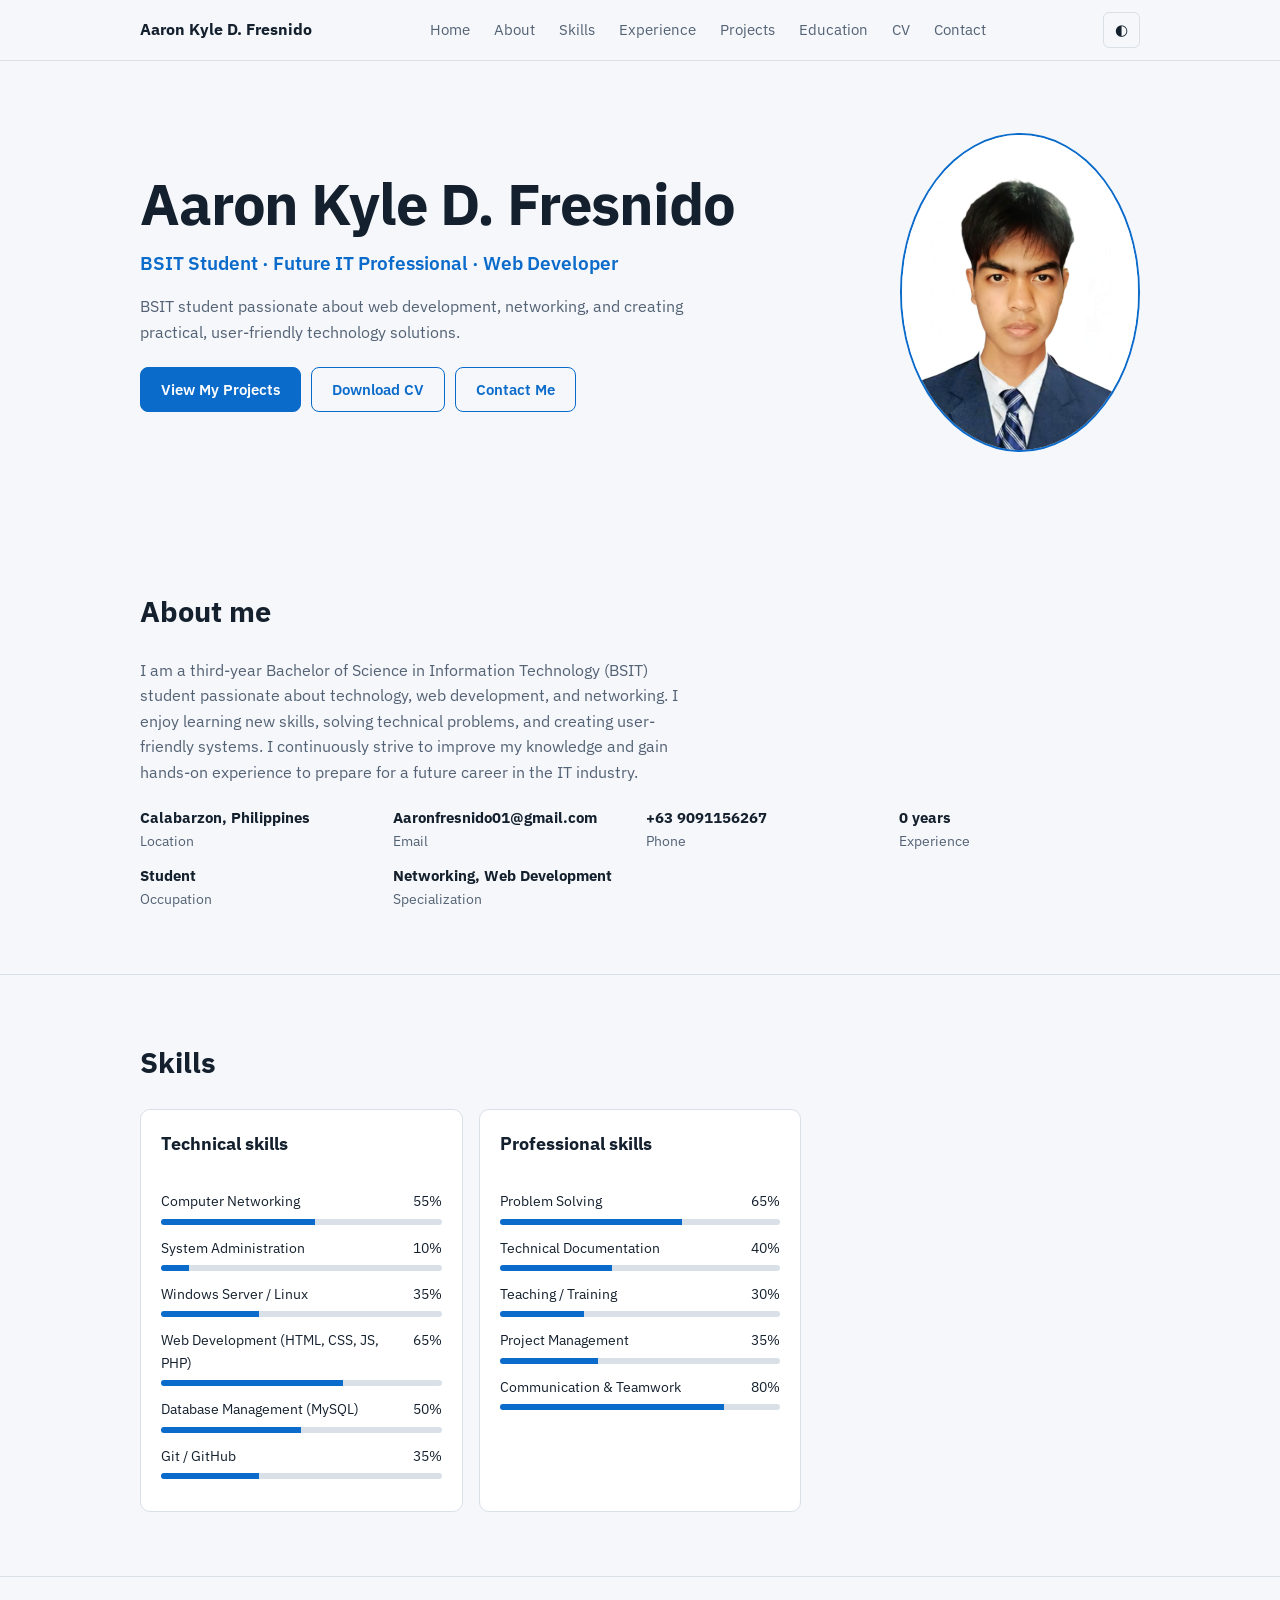
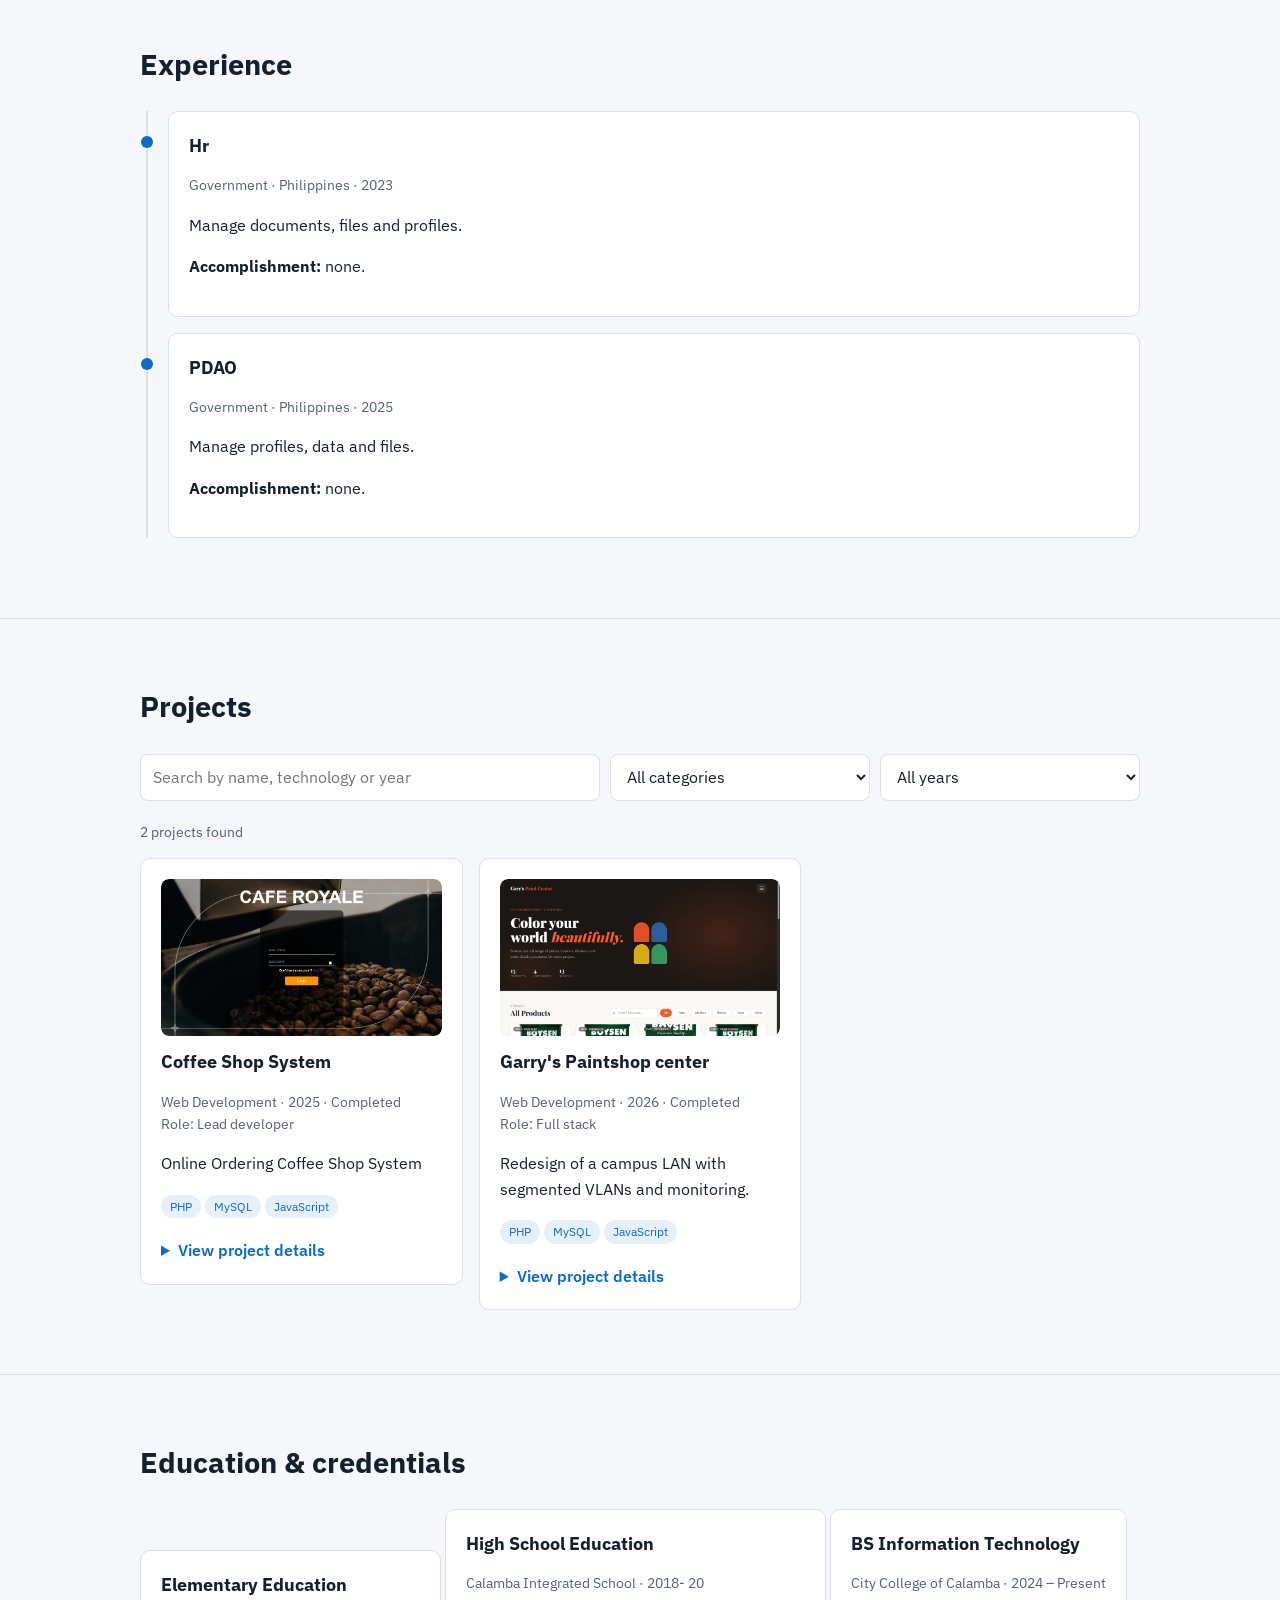
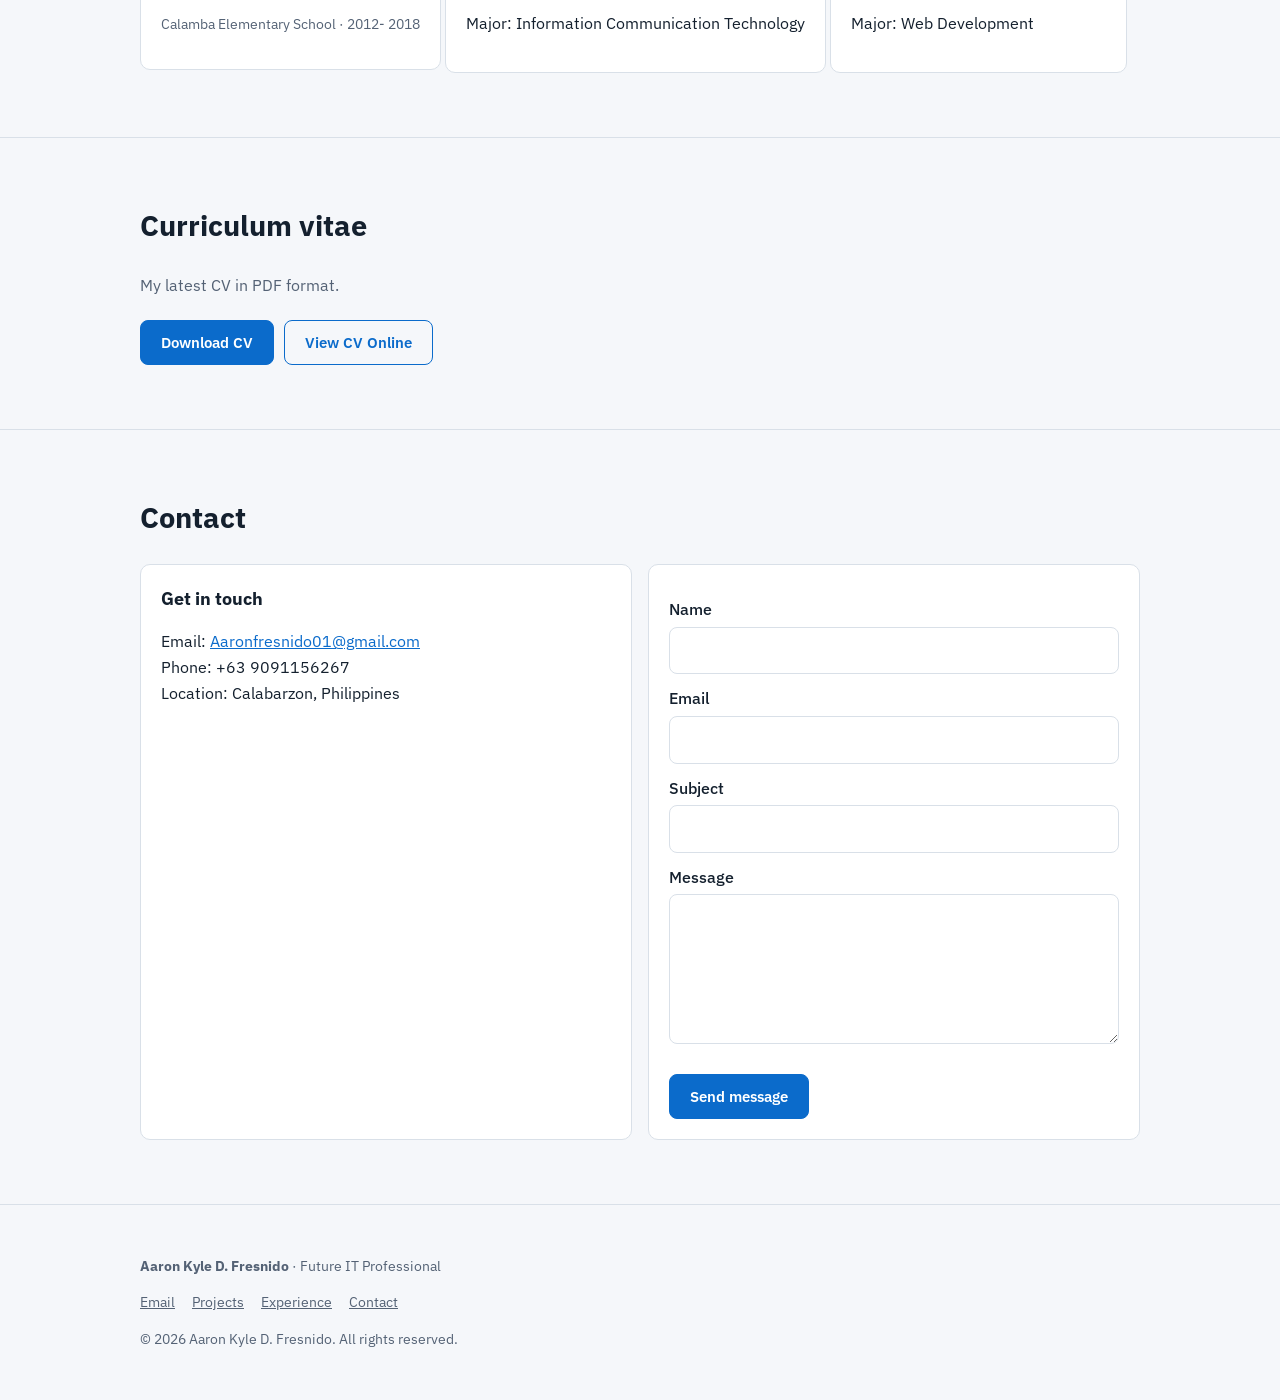
<file: index.html>
<!DOCTYPE html>
<html lang="en">

<head>
  <meta charset="utf-8">
  <meta name="viewport" content="width=device-width, initial-scale=1, viewport-fit=cover">
  <title>My Portfolio | Aaron Kyle D. Fresnido</title>
  <meta name="description" content="Portfolio of Aaron Kyle D. Fresnido.">
  <link rel="icon"
    href="data:image/svg+xml,<svg xmlns=%22http://www.w3.org/2000/svg%22 viewBox=%220 0 100 100%22><text y=%22.9em%22 font-size=%2290%22>💻</text></svg>">
  <link href="https://fonts.googleapis.com/css2?family=IBM+Plex+Sans:wght@400;500;600;700&display=swap"
    rel="stylesheet">
  <link rel="stylesheet" href="style.css">
</head>

<body>

  <header>
    <div class="wrap">
      <nav aria-label="Main">
        <a class="logo" href="#home">Aaron Kyle D. Fresnido</a>
        <ul id="menu">
          <li><a href="#home">Home</a></li>
          <li><a href="#about">About</a></li>
          <li><a href="#skills">Skills</a></li>
          <li><a href="#experience">Experience</a></li>
          <li><a href="#projects">Projects</a></li>
          <li><a href="#education">Education</a></li>
          <li><a href="#cv">CV</a></li>
          <li><a href="#contact">Contact</a></li>
        </ul>
        <span>
          <button class="ic" id="theme" aria-label="Toggle dark mode">◐</button>
          <button class="ic" id="burger" aria-label="Open menu">☰</button>
        </span>
      </nav>
    </div>
  </header>

  <main>

    <!-- HOME -->
    <div class="wrap" id="home">
      <div class="hero">
        <div>
          <h1>Aaron Kyle D. Fresnido</h1>
          <p class="title">BSIT Student · Future IT Professional · Web Developer</p>
          <p class="lead">BSIT student passionate about web development, networking, and creating practical,
            user-friendly technology solutions.</p>
          <div class="btns">
            <a class="btn" href="#projects">View My Projects</a>
            <a class="btn alt" href="#cv">Download CV</a>
            <a class="btn alt" href="#contact">Contact Me</a>
          </div>
        </div>
        <div class="avatar"><img src="Images/profile.jpg" alt="Profile photo" style="height: 100%; width: 100%; position: relative; border-radius: 50%; object-fit: cover;"></div>
      </div>
    </div>

    <!-- ABOUT -->
    <section id="about">
      <div class="wrap">
        <h2>About me</h2>
        <p class="lead">I am a third-year Bachelor of Science in Information Technology (BSIT) student passionate about
          technology, web development, and networking. I enjoy learning new skills, solving technical problems, and
          creating user-friendly systems. I continuously strive to improve my knowledge and gain hands-on experience to
          prepare for a future career in the IT industry.</p>
        <div class="facts">
          <div><b>Calabarzon, Philippines</b>Location</div>
          <div><b>Aaronfresnido01@gmail.com</b>Email</div>
          <div><b>+63 9091156267</b>Phone</div>
          <div><b>0 years</b>Experience</div>
          <div><b>Student</b>Occupation</div>
          <div><b>Networking, Web Development</b>Specialization</div>
        </div>
      </div>
    </section>

    <!-- SKILLS -->
    <section id="skills">
      <div class="wrap">
        <h2>Skills</h2>
        <div class="grid">

          <div class="card">
            <h3>Technical skills</h3><br>
            <div class="sk"><span>Computer Networking</span><span>55%</span></div>
            <div class="bar"><i style="width:55%"></i></div>
            <div class="sk"><span>System Administration</span><span>10%</span></div>
            <div class="bar"><i style="width:10%"></i></div>
            <div class="sk"><span>Windows Server / Linux</span><span>35%</span></div>
            <div class="bar"><i style="width:35%"></i></div>
            <div class="sk"><span>Web Development (HTML, CSS, JS, PHP)</span><span>65%</span></div>
            <div class="bar"><i style="width:65%"></i></div>
            <div class="sk"><span>Database Management (MySQL)</span><span>50%</span></div>
            <div class="bar"><i style="width:50%"></i></div>
            <div class="sk"><span>Git / GitHub</span><span>35%</span></div>
            <div class="bar"><i style="width:35%"></i></div>
          </div>

          <div class="card">
            <h3>Professional skills</h3><br>
            <div class="sk"><span>Problem Solving</span><span>65%</span></div>
            <div class="bar"><i style="width:65%"></i></div>
            <div class="sk"><span>Technical Documentation</span><span>40%</span></div>
            <div class="bar"><i style="width:40%"></i></div>
            <div class="sk"><span>Teaching / Training</span><span>30%</span></div>
            <div class="bar"><i style="width:30%"></i></div>
            <div class="sk"><span>Project Management</span><span>35%</span></div>
            <div class="bar"><i style="width:35%"></i></div>
            <div class="sk"><span>Communication &amp; Teamwork</span><span>80%</span></div>
            <div class="bar"><i style="width:80%"></i></div>
          </div>

        </div>
      </div>
    </section>

    <!-- EXPERIENCE -->
    <section id="experience">
      <div class="wrap">
        <h2>Experience</h2>
        <div class="tl">
          <div class="card">
            <h3>Hr</h3>
            <p class="meta">Government · Philippines · 2023</p>
            <p>Manage documents, files and profiles.</p>
            <p><b>Accomplishment:</b> none.</p>
          </div>
          <div class="card">
            <h3>PDAO</h3>
            <p class="meta">Government · Philippines · 2025</p>
            <p>Manage profiles, data and files.</p>
            <p><b>Accomplishment:</b> none.</p>
          </div>
        </div>
      </div>
    </section>

    <!-- PROJECTS -->
    <section id="projects">
      <div class="wrap">
        <h2>Projects</h2>

        <div class="filters" role="search">
          <input id="q" type="search" placeholder="Search by name, technology or year" aria-label="Search projects">
          <select id="cat" aria-label="Category">
            <option value="">All categories</option>
            <option>Web Development</option>
            <option>Mobile Application</option>
            <option>Information System</option>
            <option>Networking</option>
            <option>Research</option>
            <option>Database</option>
            <option>Graphic Design</option>
            <option>Automation</option>
          </select>
          <select id="yr" aria-label="Year">
            <option value="">All years</option>
            <option>2026</option>
            <option>2025</option>
          </select>
        </div>
        <p class="meta" id="count" aria-live="polite"></p>

        <div class="grid projects-grid">

          <!-- Project 1 -->
          <article class="card project" data-category="Web Development" data-year="2025">
            <div class="shot">
              <img src="Images/Coffeeshop.png" alt="Coffee Shop System screenshot" loading="lazy">
            </div>
            <h3>Coffee Shop System</h3>
            <p class="meta">Web Development · 2025 · Completed<br>Role: Lead developer</p>
            <p>Online Ordering Coffee Shop System</p>
            <p><span class="tag">PHP</span><span class="tag">MySQL</span><span class="tag">JavaScript</span></p>
            <details>
              <summary>View project details</summary>
              <h4>Problem</h4>
              <p>Paper enrollment caused long queues and lost records.</p>
              <h4>Solution</h4>
              <p>A role-based web system with online ordering.</p>
              <h4>Features</h4>
              <ul>
                <li>Online registration</li>
                <li>Role-based access</li>
                <li>Online ordering</li>
              </ul>
            </details>
          </article>

          <!-- Project 2 -->
          <article class="card project" data-category="Web Development" data-year="2026">
            <div class="shot">
              <img src="Images/Paintshop.png" alt="Garry's Paintshop center screenshot" loading="lazy">
            </div>
            <h3>Garry's Paintshop center</h3>
            <p class="meta">Web Development · 2026 · Completed<br>Role: Full stack</p>
            <p>Redesign of a campus LAN with segmented VLANs and monitoring.</p>
            <p><span class="tag">PHP</span><span class="tag">MySQL</span><span class="tag">JavaScript</span></p>
            <details>
              <summary>View project details</summary>
              <h4>Problem</h4>
              <p>A paper-based ordering and inventory caused long queues and inaccurate records.</p>
              <h4>Solution</h4>
              <p>Created a web-based system with online ordering and inventory management.</p>
              <h4>Features</h4>
              <ul>
                <li>Inventory Management</li>
                <li>Uptime monitoring</li>
                <li>Sales management</li>
              </ul>
            </details>
          </article>

        </div>
        <p class="meta" id="empty" hidden>No matches. Try a different keyword or clear the filters.</p>
      </div>
    </section>

    <!-- EDUCATION -->
    <section id="education">
      <div class="wrap">
        <h2>Education &amp; credentials</h2>

        <div class="grid-1">
          <div class="card">
            <h3>Elementary Education</h3>
            <p class="meta">Calamba Elementary School · 2012- 2018</p>
          </div>
        </div>
        
        <div class="grid-1">
          <div class="card">
            <h3>High School Education</h3>
            <p class="meta">Calamba Integrated School · 2018- 20</p>
            <p>Major: Information Communication Technology</p>
          </div>

        </div>
        <div class="grid-1">
          <div class="card">
            <h3>BS Information Technology</h3>
            <p class="meta">City College of Calamba · 2024 – Present</p>
            <p>Major: Web Development</p>
          </div>
        </div>
      </div>
    </section>

    <!-- CV -->
    <section id="cv">
      <div class="wrap">
        <h2>Curriculum vitae</h2>
        <p class="lead">My latest CV in PDF format.</p>
        <div class="btns">
          <!-- When your PDF is ready, replace "#cv" with its path, e.g. cv/Aaron-CV.pdf, and remove aria-disabled -->
          <a class="btn" href="cv/Aaron Kyle D. Fresnido - CV.pdf" aria-disabled="false" download>Download CV</a>
          <a class="btn alt" href="cv/Aaron Kyle D. Fresnido - CV.pdf" aria-disabled="false" target="_blank"
            rel="noopener">View CV Online</a>
        </div>
      </div>
    </section>

    <!-- CONTACT -->
    <section id="contact">
      <div class="wrap">
        <h2>Contact</h2>
        <div class="grid" style="grid-template-columns:repeat(auto-fit,minmax(280px,1fr))">

          <div class="card">
            <h3>Get in touch</h3>
            <p>
              Email: <a href="mailto:Aaronfresnido01@gmail.com">Aaronfresnido01@gmail.com</a><br>
              Phone: +63 9091156267<br>
              Location: Calabarzon, Philippines
            </p>
          </div>

          <!-- Opens the visitor's email app with the message filled in. No JavaScript needed. -->
          <form class="card" action="mailto:Aaronfresnido01@gmail.com" method="post" enctype="text/plain">
            <label for="n">Name</label>
            <input id="n" name="Name" required maxlength="80" autocomplete="name">
            <label for="e">Email</label>
            <input id="e" name="Email" type="email" required maxlength="120" autocomplete="email">
            <label for="s">Subject</label>
            <input id="s" name="Subject" required maxlength="120">
            <label for="m">Message</label>
            <textarea id="m" name="Message" rows="5" required maxlength="2000"></textarea>
            <div class="btns"><button class="btn" type="submit">Send message</button></div>
          </form>

        </div>
      </div>
    </section>

  </main>

  <footer>
    <div class="wrap">
      <p><b>Aaron Kyle D. Fresnido</b> · Future IT Professional</p>
      <p>
        <a href="mailto:Aaronfresnido01@gmail.com">Email</a>
        <a href="#projects">Projects</a>
        <a href="#experience">Experience</a>
        <a href="#contact">Contact</a>
      </p>
      <p>© <span id="year">2026</span> Aaron Kyle D. Fresnido. All rights reserved.</p>
    </div>
  </footer>
  <script src="script.js" defer></script>
</body>

</html>
</file>
<file: style.css>
/* ---------- Colors (light, dark) ---------- */
:root {
  --bg: #f5f7fa;
  --card: #fff;
  --ink: #14202e;
  --mute: #546275;
  --line: #d9e0e8;
  --acc: #0b6bcb;
  --acc2: #e6f0fb;
  --r: 10px;
}

@media (prefers-color-scheme: dark) {
  :root:not([data-theme="light"]) {
    --bg: #10161e;
    --card: #18212c;
    --ink: #e8edf3;
    --mute: #9aa8b8;
    --line: #2a3644;
    --acc: #5aa9f5;
    --acc2: #1b2a3b;
  }
}

:root[data-theme="dark"] {
  --bg: #10161e;
  --card: #18212c;
  --ink: #e8edf3;
  --mute: #9aa8b8;
  --line: #2a3644;
  --acc: #5aa9f5;
  --acc2: #1b2a3b;
}

/* ---------- Base ---------- */
* {
  box-sizing: border-box;
}

html {
  scroll-behavior: smooth;
  scroll-padding-top: 70px;
}

body {
  margin: 0;
  background: var(--bg);
  color: var(--ink);
  font:
    16px/1.6 "IBM Plex Sans",
    system-ui,
    sans-serif;
  padding-top: env(safe-area-inset-top, 0px);
  padding-bottom: env(safe-area-inset-bottom, 0px);
}

a {
  color: var(--acc);
}

:focus-visible {
  outline: 3px solid var(--acc);
  outline-offset: 2px;
}

.wrap {
  max-width: 1040px;
  margin: 0 auto;
  padding: 0 20px;
}

section {
  padding: 64px 0;
  border-bottom: 1px solid var(--line);
}

h1 {
  font-size: clamp(2.2rem, 6vw, 3.6rem);
  line-height: 1.1;
  margin: 0 0 12px;
  letter-spacing: -0.02em;
}

h2 {
  font-size: 1.8rem;
  margin: 0 0 24px;
}

h3 {
  margin: 0 0 6px;
  font-size: 1.1rem;
}

.meta {
  color: var(--mute);
  font-size: 14px;
}

.lead {
  color: var(--mute);
  max-width: 56ch;
}

/* ---------- Header / menu ---------- */
header {
  position: sticky;
  top: 0;
  background: var(--bg);
  border-bottom: 1px solid var(--line);
  z-index: 10;
}

nav {
  display: flex;
  align-items: center;
  justify-content: space-between;
  height: 60px;
}

.logo {
  font-weight: 700;
  color: var(--ink);
  text-decoration: none;
}

nav ul {
  display: flex;
  gap: 4px;
  list-style: none;
  margin: 0;
  padding: 0;
}

nav ul a {
  display: block;
  padding: 8px 10px;
  color: var(--mute);
  text-decoration: none;
  border-radius: 6px;
  font-size: 15px;
}

nav ul a:hover {
  color: var(--ink);
  background: var(--acc2);
}

.ic {
  background: none;
  border: 1px solid var(--line);
  color: var(--ink);
  border-radius: 6px;
  padding: 8px 11px;
  cursor: pointer;
  font-size: 15px;
}

#burger {
  display: none;
}

@media (max-width: 820px) {
  #burger {
    display: inline-block;
  }

  nav ul {
    display: none;
    position: absolute;
    top: 60px;
    left: 0;
    right: 0;
    flex-direction: column;
    background: var(--bg);
    border-bottom: 1px solid var(--line);
    padding: 8px 20px;
  }

  nav ul.open {
    display: flex;
  }

  nav ul a {
    padding: 12px 8px;
  }
}

/* ---------- Hero ---------- */
.hero {
  display: grid;
  grid-template-columns: 1fr 240px;
  gap: 40px;
  align-items: center;
  padding: 72px 0;
}

.avatar {
  width: 240px;
  aspect-ratio: 1;
  border-radius: 50%;
  background: var(--acc2);
  border: 2px solid var(--acc);
  display: grid;
  place-items: center;
  font-size: 4rem;
  font-weight: 700;
  color: var(--acc);
}

.title {
  color: var(--acc);
  font-weight: 600;
  font-size: 1.2rem;
  margin: 0 0 12px;
}

@media (max-width: 700px) {
  .hero {
    grid-template-columns: 1fr;
  }

  .avatar {
    order: -1;
    width: 160px;
  }
}

/* ---------- Buttons ---------- */
.btns {
  display: flex;
  flex-wrap: wrap;
  gap: 10px;
  margin-top: 22px;
}

.btn {
  display: inline-block;
  padding: 12px 20px;
  border-radius: 8px;
  border: 1px solid var(--acc);
  background: var(--acc);
  color: #fff;
  font:
    600 15px "IBM Plex Sans",
    sans-serif;
  text-decoration: none;
  cursor: pointer;
}

.btn.alt {
  background: transparent;
  color: var(--acc);
}

.btn[aria-disabled="true"] {
  opacity: 0.5;
  cursor: not-allowed;
}

/* ---------- Cards and grids ---------- */
.grid {
  display: grid;
  grid-template-columns: repeat(auto-fill, minmax(280px, 1fr));
  gap: 16px;
}

.grid-1 {
  display: grid;
  grid-template-columns: 1fr;
  gap: 16px;
  display: inline-block;
}

.card {
  background: var(--card);
  border: 1px solid var(--line);
  border-radius: var(--r);
  padding: 20px;
  min-width: 0;
}

.facts {
  display: grid;
  grid-template-columns: repeat(auto-fill, minmax(220px, 1fr));
  gap: 12px;
  margin-top: 20px;
}

.facts div {
  font-size: 14px;
  color: var(--mute);
}

.facts b {
  display: block;
  color: var(--ink);
  font-size: 15px;
}

/* ---------- Skills ---------- */
.sk {
  display: flex;
  justify-content: space-between;
  font-size: 14px;
}

.bar {
  height: 6px;
  background: var(--line);
  border-radius: 3px;
  margin: 6px 0 12px;
  overflow: hidden;
}

.bar i {
  display: block;
  height: 100%;
  background: var(--acc);
}

/* ---------- Timeline ---------- */
.tl {
  border-left: 2px solid var(--line);
  margin-left: 6px;
}

.tl .card {
  margin: 0 0 16px 20px;
  position: relative;
}

.tl .card::before {
  content: "";
  position: absolute;
  left: -28px;
  top: 24px;
  width: 12px;
  height: 12px;
  border-radius: 50%;
  background: var(--acc);
}

/* ---------- Projects ---------- */
.filters {
  display: flex;
  flex-wrap: wrap;
  gap: 10px;
  margin-bottom: 20px;
}

.filters input {
  flex: 2 1 220px;
  width: auto;
}

.filters select {
  flex: 1 1 140px;
  width: auto;
}

.projects-grid {
  align-items: start;
}

/* each card keeps its own height */
.shot {
  aspect-ratio: 16/9;
  border-radius: 8px;
  background: linear-gradient(135deg, var(--acc2), var(--line));
  margin-bottom: 12px;
  overflow: hidden;
}

.shot img {
  width: 100%;
  height: 100%;
  object-fit: cover;
  border-radius: 8px;
  display: block;
  color: var(--mute);
}

.tag {
  display: inline-block;
  font-size: 12px;
  padding: 2px 9px;
  border-radius: 99px;
  background: var(--acc2);
  color: var(--acc);
  margin: 0 4px 4px 0;
}

details {
  margin-top: 12px;
}

summary {
  cursor: pointer;
  font-weight: 600;
  color: var(--acc);
}

details h4 {
  margin: 14px 0 4px;
}

details p,
details ul {
  margin: 0;
}

/* ---------- Form ---------- */
input,
select,
textarea {
  font: inherit;
  color: var(--ink);
  background: var(--card);
  border: 1px solid var(--line);
  border-radius: 8px;
  padding: 10px 12px;
  width: 100%;
}

label {
  display: block;
  font-weight: 500;
  margin: 12px 0 4px;
}

/* ---------- Footer ---------- */
footer {
  padding: 36px 0;
  color: var(--mute);
  font-size: 14px;
}

footer a {
  color: var(--mute);
  margin-right: 14px;
}
</file>
